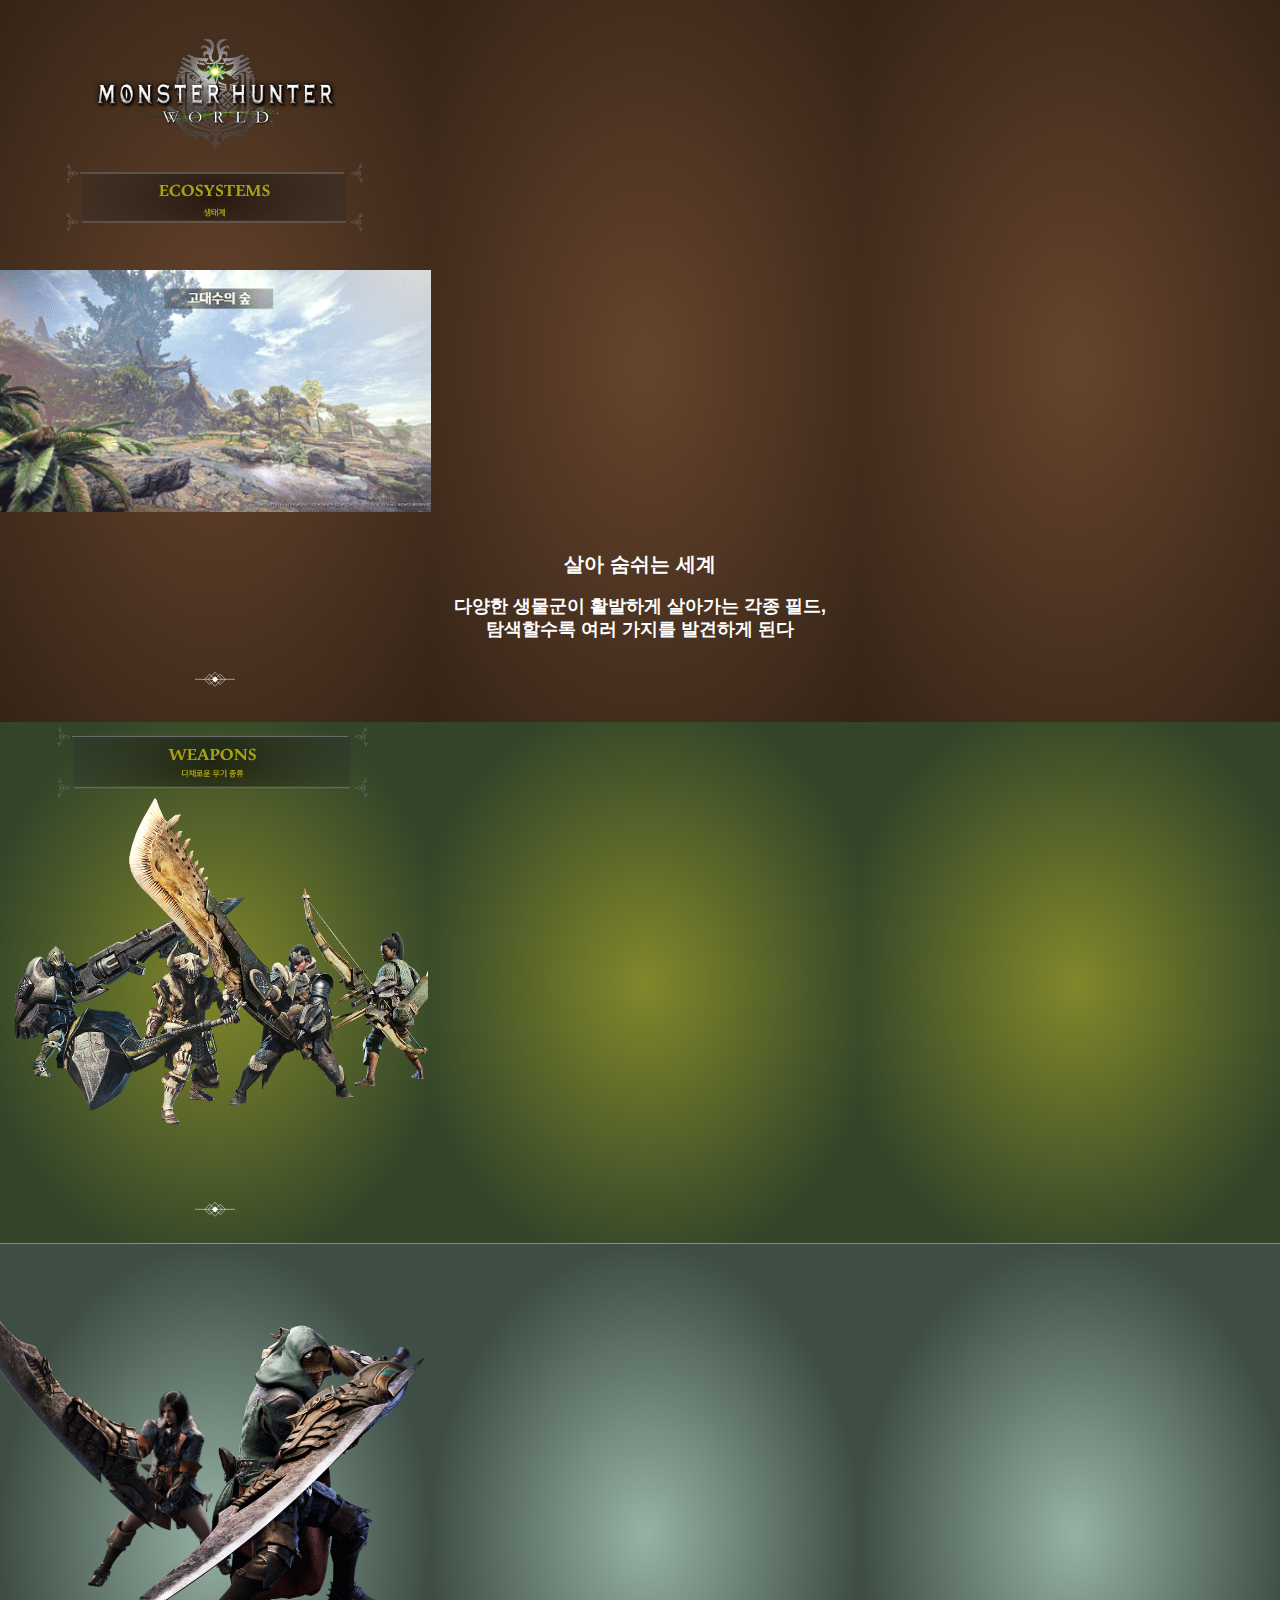
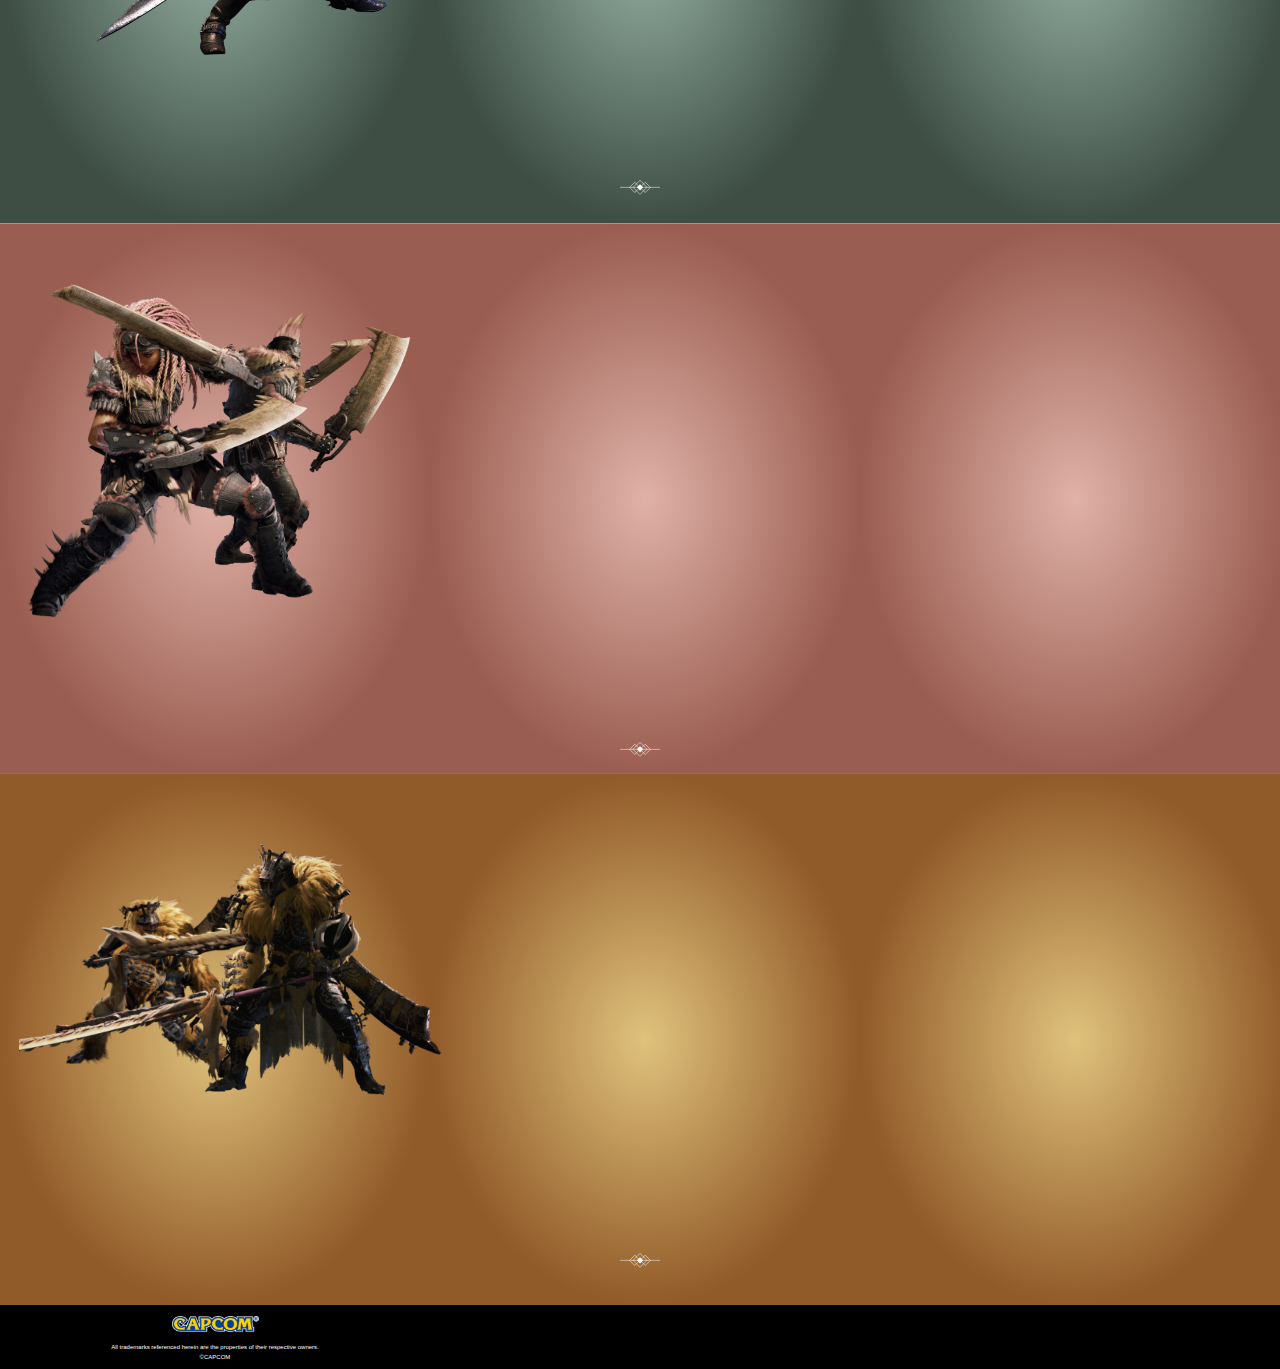
<file: sub.html>
<!DOCTYPE html>
<html lang="ko">
<head>
    <meta charset="UTF-8">
    <meta name="viewport" content="width=device-width, initial-scale=1.0">
    <link rel="stylesheet" href="style.css">
    <link href="https://unpkg.com/aos@2.3.1/dist/aos.css" rel="stylesheet">
    <title>Monsterhunter</title>

</head>
<body>
    <div class="b01">
        <div class="b01_01"><img src="img/logo.png" alt=""></div>
        <div class="b01_02"><img src="img/ecosystem.png" data-aos="zoom-in" alt=""></div>
        <div class="b01_03"><img src="img/b01_01.gif" alt=""></div>
        <div class="c01">
            <div class="c01_01 font05">
                살아 숨쉬는 세계
            </div>
            <div class="c01_02 font04">
                다양한 생물군이 활발하게 살아가는 각종 필드, <br>
                탐색할수록 여러 가지를 발견하게 된다
            </div>
        </div>
        <div class="b01_04"><img src="img/endlogo.png" alt=""></div>
    </div>
    <div class="b02">
        <div class="b02_01"><img src="img/weapons.png" data-aos="zoom-in" alt=""></div>
        <div class="b02_02"><img src="img/hunters.png" alt=""></div>
        <div class="c02">
            <div class="c02_01 font03" data-aos="fade-up">
                헌터는 각각 특징과 액션이 다른 14종의 무기를 다룰 수 있다. <br>
            하나의 무기에만 집중할지, 여러 무기를 다룰지, 선택은 헌터의 몫이다.
            </div>
        </div>
        <div class="b02_03"><img src="img/endlogo.png" alt=""></div>
    </div>
    <div class="b03">
        <div class="b03_01"><img src="img/weapon01.png" data-aos="fade-up" alt=""></div>
        <div class="b03_02"><img src="img/sword.png" alt=""></div>
        <div class="b03_03"><img src="img/circle.png" data-aos="fade-up" alt=""></div>
        <div class="c03">
            <div class="c03_01 font02" data-aos="fade-up">
                대검
            </div>
            <div class="c03_02 font01" data-aos="fade-up">
                공격 속도나 이동은 느리지만 한 방의 위력이 강력합니다. <br>
                치고 빠지기나 가드 등 다양한 상황에 대처할 수 있습니다.
            </div>
        </div>
        <div class="b03_04"><img src="img/endlogo.png" alt=""></div>
    </div>
    <div class="b04">
        <div class="b04_01"><img src="img/weapon02.png" data-aos="fade-up" alt=""></div>
        <div class="b04_02"><img src="img/twoswrod.png" alt=""></div>
        <div class="b04_03"><img src="img/circle.png" data-aos="fade-up" alt=""></div>
        <div class="c04">
            <div class="c04_01 font02" data-aos="fade-up"> 
                쌍검
            </div>
            <div class="c04_02 font01" data-aos="fade-up">
                연속 공격에 특화된 무기. <br>
                귀인화로 공격력이 더욱 강화됩니다. <br>
                귀인 강화 상태가 되면 일부 액션이 강화됩니다.
            </div>
        </div>
        <div class="b04_04"><img src="img/endlogo.png" alt=""></div>
    </div>
   
    <div class="b05">
        <div class="b05_01"><img src="img/weapon03.png" data-aos="fade-up" alt=""></div>
        <div class="b05_02"><img src="img/longsword.png" alt=""></div>
        <div class="b05_03"><img src="img/circle.png" data-aos="fade-up" alt=""></div>
        <div class="c05">
            <div class="c05_01 font02" data-aos="fade-up">
                태도
            </div>
            <div class="c05_02 font01" data-aos="fade-up">
                날렵한 움직임과 연속 공격이 장점인 무기. <br>
                공격을 간파해 카운터 공격을 할 수 있습니다. <br>
                특정 공격을 적중시키면 연기 게이지가 상승합니다. <br>
                연기 게이지가 붉은색이 되면 일부 기술이 강화됩니다.
            </div>
        </div>
        <div class="b05_04"><img src="img/endlogo.png" alt=""></div>
    </div>
        <div class="b06">    
            <div class="ft01">
                <div class="ft01_01"><img src="img/ft01.png" alt=""></div>
                <div class="ft01_02">
                    All trademarks referenced herein are the properties of their respective owners. <br>
                    ©CAPCOM
                </div>
            </div>
        </div>
    <script src="https://unpkg.com/aos@2.3.1/dist/aos.js"></script>
    <script>
        AOS.init();
      </script>
</body>
</html>
</file>
<file: style.css>
/* 메인화면 */
@import url('https://fonts.googleapis.com/css2?family=Noto+Sans+KR&display=swap');
*{
    margin: 0;
    padding: 0;
    list-style-type: none;
    text-decoration: none;
}
video{
    position: fixed;
    right: 0;
    bottom: 0;
    min-width: 100%;
    min-height: 100%;
    z-index: 1;
}
.top{
    position: fixed;
    right: 0;
    bottom: 0;
    min-width: 100%;
    min-height: 100%;
    /* background-color: #000; */
    z-index: 10;
    background: radial-gradient(
        rgba(110, 110, 110, 0.3),
        rgba(0, 0, 0, 0.8)
    );
}
.wrap{
    position: absolute;
    min-width: 100%;
    min-height: 100%;
    z-index: 20;
}
.logo{height: 230px;text-align: center;padding-top: 132px;}
.subcopy{
    height: 119px;
    padding-top: 130px;
    color: white;
    text-align: center;
    font-size: 18px;
    line-height: 31px;
    letter-spacing: -0.5px;
    font-weight: 500;
    font-family: "Noto Sans KR", sans-serif;
}
.bt00{height: 43px;padding-top: 60px;text-align: center;}

/* 서브페이지 화면 */
@import url('https://cdn.rawgit.com/moonspam/NanumSquare/master/nanumsquare.css');
.font01{font-family: "NanumSquare",sans-serif ; font-size: 15px; line-height: 20px; font-weight: 700; color: white;}
.font02{font-family: "NanumSquare",sans-serif ; font-size: 23px; line-height: 24px; font-weight: 800; color: white;}
.font03{font-family: "NanumSquare",sans-serif ; font-size: 14px; line-height: 23px; font-weight: 800; color: white;}
.font04{font-family: "NanumSquare",sans-serif ; font-size: 18px; line-height: 23px; font-weight: 700; color: white;}
.font05{font-family: "NanumSquare",sans-serif ; font-size: 20px; line-height: 24px; font-weight: 800; color: white;}

.b01{width: 100%; height: 722.46px;
    background-image: url(img/bg01.png);}
.b02{width: 100%; height: 521.79px;
    background-image: url(img/bg02.png);}
.b03{width: 100%; height: 579.74px;
    background-image: url(img/bg03.png);}
.b04{width: 100%; height: 549.94px;
    background-image: url(img/bg04.png);}
.b05{width: 100%; height: 531.06px;
    background-image: url(img/bg05.png);
    overflow: hidden;}
.b06{
    width: 100%; height: 64px;
    background-color: black;
}

footer{width: 100%; height: 64px;}

.b01_01{
    width: 252px;
    height: 144px;
    padding-top: 20px;
    position: relative;
    left: 89px;
}

.b01_02{
    width: 298px;
    height: 68px;
    position: relative;
    left: 66px;
}

.b01_03{
    width: 100%;
    height: 242px;
    position: relative;
    padding-top: 38px;
}

.c01_01{
    text-align: center;
    padding-top: 40px;
    position: relative;
    height: 22px;
}
.c01_02{
    text-align: center;
    padding-top: 21px;
    position: relative;
    height: 43px;
}

.b01_04{
    position: relative;
    width: 40px;
    height: 15px;
    top: 34px;
    bottom: 17px;
    left: 195px;
}

.b02_01{
    width: 311px;
    height: 71px;
    position: relative;
    left: 57px;
    top: 5px;
}

.bo2_02{
    width: 100%;
    height: 336px;
    position: relative;
}

.c02_01{
    text-align: center;
    padding-top: 10px;
    height: 39px;
}

.b02_03{
    position: relative;
    width: 40px;
    height: 15px;
    top: 20px;
    bottom: 16px;
    left: 195px;
}

.b03_01{
    width: 100%;
    height: 60px;
    position: relative;
    text-align: center;
    top: 9px;
}

.b03_02{
    width: 100%;
    height: 351px;
    position: relative;
}

.b03_03{
    width: 141px;
    height: 26px;
    position: relative;
    left: 143px;
    top: 22px;
}

.c03_01{
    text-align: center;
    position: relative;
    top: -2px;
}

.c03_02{
    text-align: center;
    position: relative;
    top: 13px;
}

.b03_04{
    position: relative;
    top: 35px;
    text-align: center;
}

.b04_01{
    width: 100%;
    height: 60px;
    position: relative;
    text-align: center;
    top: 9px;
}

.b04_02{
    width: 382px;
    height: 333px;
    position: relative;
   left: 28px;
}

.b04_03{
    width: 141px;
    height: 26px;
    position: relative;
    left: 143px;
    top: 12px;
}

.c04_01{
    text-align: center;
    position: relative;
    top: -12px;
}

.c04_02{
    text-align: center;
    position: relative;
    top: 3px;
}

.b04_04{
    position: relative;
    top: 15px;
    text-align: center;
}

.b05_01{
    width: 100%;
    height: 60px;
    position: relative;
    text-align: center;
    top: 9px;
}

.b05_02{
    width: 451px;
    height: 251px;
    position: relative;
    left: 19px;
    top: 10px;
}

.b05_03{
    width: 141px;
    height: 26px;
    position: relative;
    left: 143px;
    top: 22px;
}

.c05_01{
    text-align: center;
    position: relative;
    top: -2px;
}

.c05_02{
    text-align: center;
    position: relative;
    top: 16px;
}

.b05_04{
    position: relative;
    top: 38px;
    text-align: center;
}

.ft01{
    font-family: "NanumSquare",sans-serif ; 
    font-size: 6px; 
    /* line-height: 20px;  */
    font-weight: 500; 
    color: white;
    width: 100%;
    height: 64px;
    text-align: center;
}

.ft01_01{
    position: relative;
    width: 87px;
    height: 16px;
    left: 172px;
    top: 11px;
}

.ft01_02{
 width: 216px;
 height: 21px;
 position: relative;
 left: 107px;
 top: 21px;   
 line-height: 10px;
}
</file>
